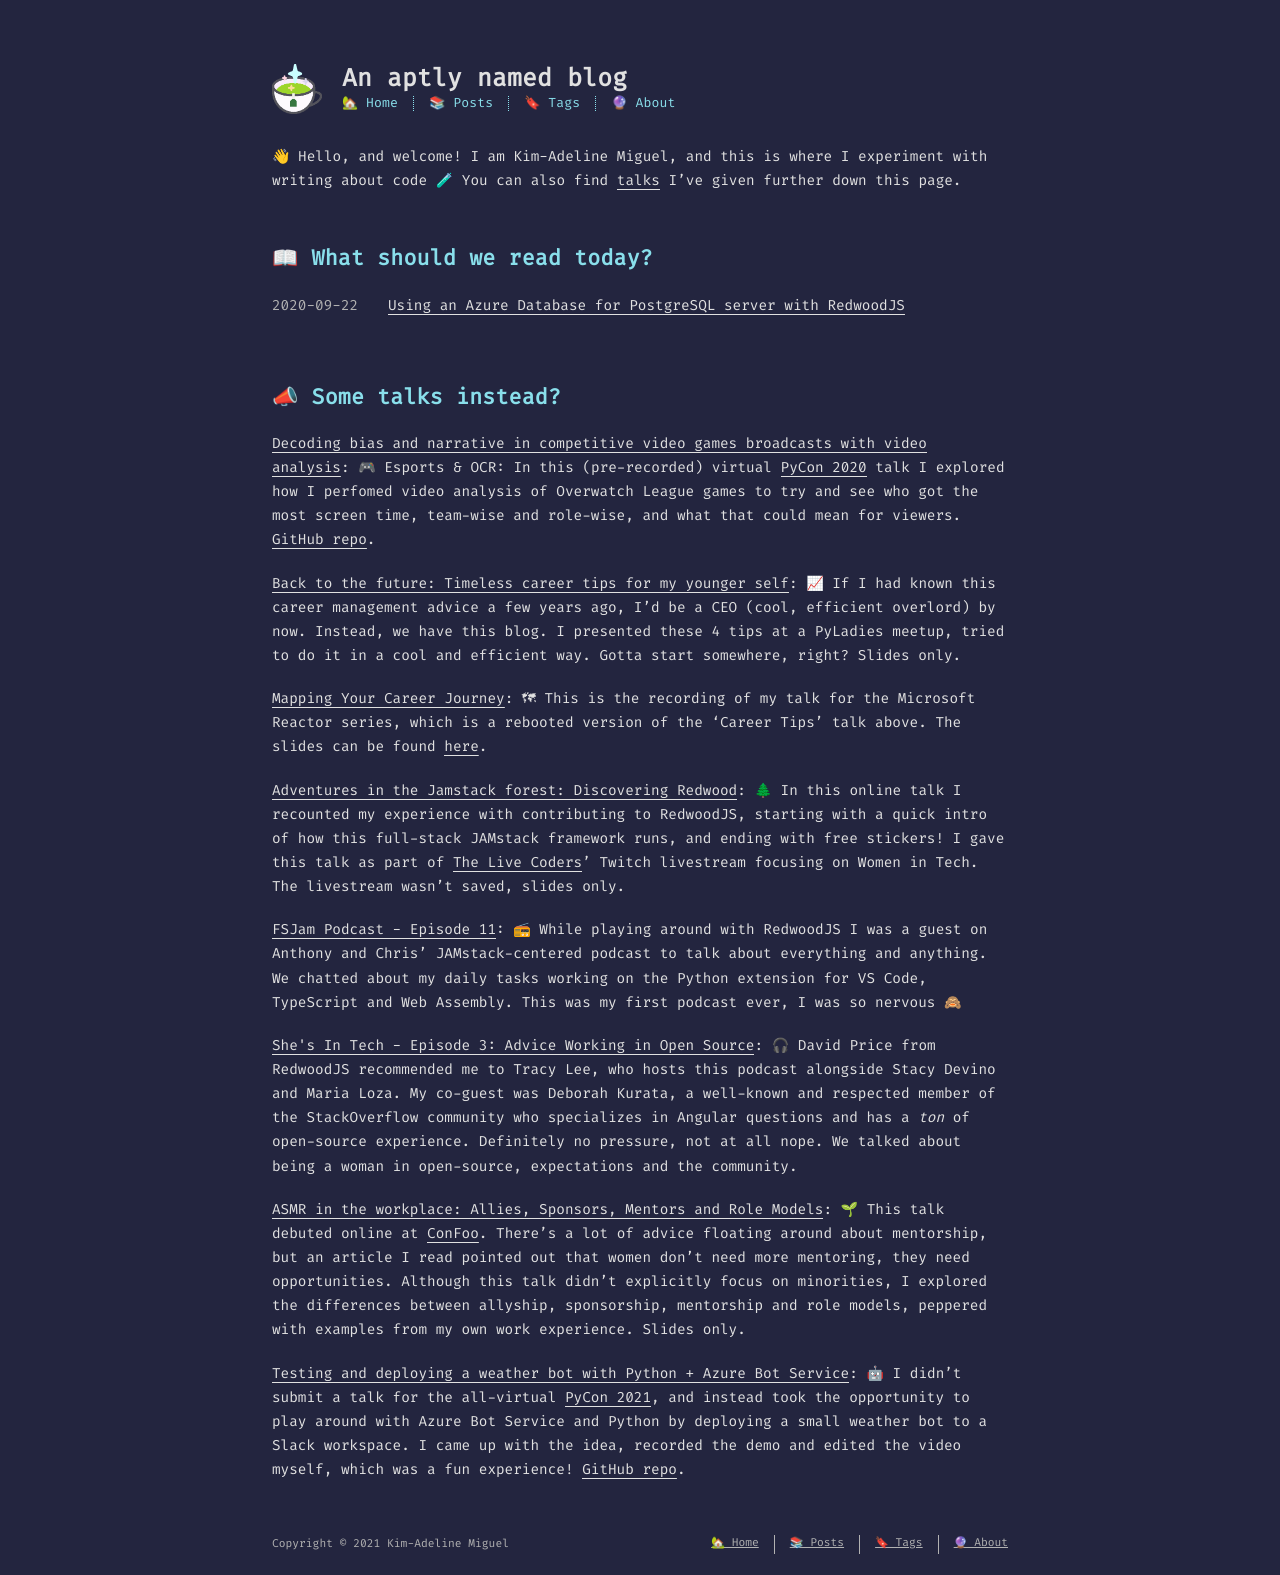
<file: index.html>
<!doctype html><html lang=en-us><head><meta name=generator content="Hugo 0.74.2"><meta charset=utf-8><meta http-equiv=x-ua-compatible content="IE=edge"><title>An aptly named blog</title><meta name=description content="👋 Hello, and welcome! I am Kim-Adeline Miguel, and this is where I experiment with writing about code 🧪 You can also find [talks](#projects) I've given further down this page."><meta name=viewport content="width=device-width,initial-scale=1"><meta name=robots content="all,follow"><meta name=googlebot content="index,follow,snippet,archive"><meta property="og:title" content="An aptly named blog"><meta property="og:description" content="👋 Hello, and welcome! I am Kim-Adeline Miguel, and this is where I experiment with writing about code 🧪 You can also find [talks](#projects) I've given further down this page."><meta property="og:type" content="website"><meta property="og:url" content="https://kimadeline.github.io/blog/"><meta property="og:updated_time" content="2020-09-22T17:34:52-07:00"><meta name=twitter:card content="summary"><meta name=twitter:title content="An aptly named blog"><meta name=twitter:description content="👋 Hello, and welcome! I am Kim-Adeline Miguel, and this is where I experiment with writing about code 🧪 You can also find [talks](#projects) I've given further down this page."><link rel=stylesheet href=https://kimadeline.github.io/blog/css/style-dark.css><!--[if lt IE 9]><script src=https://oss.maxcdn.com/html5shiv/3.7.2/html5shiv.min.js></script><script src=https://oss.maxcdn.com/respond/1.4.2/respond.min.js></script><![endif]--><link rel=icon type=image/png href=https://kimadeline.github.io/blog/images/favicon.ico><script type=text/javascript>!function(T,l,y){var S=T.location,u="script",k="instrumentationKey",D="ingestionendpoint",C="disableExceptionTracking",E="ai.device.",I="toLowerCase",b="crossOrigin",w="POST",e="appInsightsSDK",t=y.name||"appInsights";(y.name||T[e])&&(T[e]=t);var n=T[t]||function(d){var g=!1,f=!1,m={initialize:!0,queue:[],sv:"4",version:2,config:d};function v(e,t){var n={},a="Browser";return n[E+"id"]=a[I](),n[E+"type"]=a,n["ai.operation.name"]=S&&S.pathname||"_unknown_",n["ai.internal.sdkVersion"]="javascript:snippet_"+(m.sv||m.version),{time:function(){var e=new Date;function t(e){var t=""+e;return 1===t.length&&(t="0"+t),t}return e.getUTCFullYear()+"-"+t(1+e.getUTCMonth())+"-"+t(e.getUTCDate())+"T"+t(e.getUTCHours())+":"+t(e.getUTCMinutes())+":"+t(e.getUTCSeconds())+"."+((e.getUTCMilliseconds()/1e3).toFixed(3)+"").slice(2,5)+"Z"}(),iKey:e,name:"Microsoft.ApplicationInsights."+e.replace(/-/g,"")+"."+t,sampleRate:100,tags:n,data:{baseData:{ver:2}}}}var h=d.url||y.src;if(h){function a(e){var t,n,a,i,r,o,s,c,p,l,u;g=!0,m.queue=[],f||(f=!0,t=h,s=function(){var e={},t=d.connectionString;if(t)for(var n=t.split(";"),a=0;a<n.length;a++){var i=n[a].split("=");2===i.length&&(e[i[0][I]()]=i[1])}if(!e[D]){var r=e.endpointsuffix,o=r?e.location:null;e[D]="https://"+(o?o+".":"")+"dc."+(r||"services.visualstudio.com")}return e}(),c=s[k]||d[k]||"",p=s[D],l=p?p+"/v2/track":config.endpointUrl,(u=[]).push((n="SDK LOAD Failure: Failed to load Application Insights SDK script (See stack for details)",a=t,i=l,(o=(r=v(c,"Exception")).data).baseType="ExceptionData",o.baseData.exceptions=[{typeName:"SDKLoadFailed",message:n.replace(/\./g,"-"),hasFullStack:!1,stack:n+"\nSnippet failed to load ["+a+"] -- Telemetry is disabled\nHelp Link: https://go.microsoft.com/fwlink/?linkid=2128109\nHost: "+(S&&S.pathname||"_unknown_")+"\nEndpoint: "+i,parsedStack:[]}],r)),u.push(function(e,t,n,a){var i=v(c,"Message"),r=i.data;r.baseType="MessageData";var o=r.baseData;return o.message='AI (Internal): 99 message:"'+("SDK LOAD Failure: Failed to load Application Insights SDK script (See stack for details) ("+n+")").replace(/\"/g,"")+'"',o.properties={endpoint:a},i}(0,0,t,l)),function(e,t){if(JSON){var n=T.fetch;if(n&&!y.useXhr)n(t,{method:w,body:JSON.stringify(e),mode:"cors"});else if(XMLHttpRequest){var a=new XMLHttpRequest;a.open(w,t),a.setRequestHeader("Content-type","application/json"),a.send(JSON.stringify(e))}}}(u,l))}function i(e,t){f||setTimeout(function(){!t&&m.core||a()},500)}var e=function(){var n=l.createElement(u);n.src=h;var e=y[b];return!e&&""!==e||"undefined"==n[b]||(n[b]=e),n.onload=i,n.onerror=a,n.onreadystatechange=function(e,t){"loaded"!==n.readyState&&"complete"!==n.readyState||i(0,t)},n}();y.ld<0?l.getElementsByTagName("head")[0].appendChild(e):setTimeout(function(){l.getElementsByTagName(u)[0].parentNode.appendChild(e)},y.ld||0)}try{m.cookie=l.cookie}catch(p){}function t(e){for(;e.length;)!function(t){m[t]=function(){var e=arguments;g||m.queue.push(function(){m[t].apply(m,e)})}}(e.pop())}var n="track",r="TrackPage",o="TrackEvent";t([n+"Event",n+"PageView",n+"Exception",n+"Trace",n+"DependencyData",n+"Metric",n+"PageViewPerformance","start"+r,"stop"+r,"start"+o,"stop"+o,"addTelemetryInitializer","setAuthenticatedUserContext","clearAuthenticatedUserContext","flush"]),m.SeverityLevel={Verbose:0,Information:1,Warning:2,Error:3,Critical:4};var s=(d.extensionConfig||{}).ApplicationInsightsAnalytics||{};if(!0!==d[C]&&!0!==s[C]){method="onerror",t(["_"+method]);var c=T[method];T[method]=function(e,t,n,a,i){var r=c&&c(e,t,n,a,i);return!0!==r&&m["_"+method]({message:e,url:t,lineNumber:n,columnNumber:a,error:i}),r},d.autoExceptionInstrumented=!0}return m}(y.cfg);(T[t]=n).queue&&0===n.queue.length&&n.trackPageView({})}(window,document,{src:"https://az416426.vo.msecnd.net/scripts/b/ai.2.min.js",cfg:{instrumentationKey:"930ef06d-5401-4142-840e-b56cf5fd1240"}});</script></head><body class="max-width mx-auto px3 ltr"><div class="content index py4"><header id=header><a href=https://kimadeline.github.io/blog/><div id=logo title="Blog logo skillfully made with Paint"></div><div id=title><h1>An aptly named blog</h1></div></a><div id=nav><ul><li class=icon><a href=#><i class="fas fa-bars fa-2x"></i></a></li><li><a href=https://kimadeline.github.io/blog/>🏡 Home</a></li><li><a href=https://kimadeline.github.io/blog/posts>📚 Posts</a></li><li><a href=https://kimadeline.github.io/blog/tags>🔖 Tags</a></li><li><a href=https://kimadeline.github.io/blog/about>🔮 About</a></li></ul></div></header><section id=about>👋 Hello, and welcome! I am Kim-Adeline Miguel, and this is where I experiment with writing about code 🧪 You can also find <a href=#projects>talks</a> I&rsquo;ve given further down this page.</section><section id=writing><span class=h1><a href=https://kimadeline.github.io/blog/posts>📖 What should we read today?</a></span><ul class=post-list><li class=post-item><div class=meta><time datetime="2020-09-22 17:34:52 -0700 -0700" itemprop=datePublished>2020-09-22</time></div><span><a href=https://kimadeline.github.io/blog/posts/redwoodjs-azure-postgresql/>Using an Azure Database for PostgreSQL server with RedwoodJS</a></span></li></ul></section><section id=projects><span class=h1><a href=https://github.com/kimadeline/talk-proposals>📣 Some talks instead?</a></span><ul class=project-list><li class=project-item><a href=https://us.pycon.org/2020/schedule/presentation/107/>Decoding bias and narrative in competitive video games broadcasts with video analysis</a>: 🎮 Esports & OCR: In this (pre-recorded) virtual <a href=https://us.pycon.org/2020/>PyCon 2020</a> talk I explored how I perfomed video analysis of Overwatch League games to try and see who got the most screen time, team-wise and role-wise, and what that could mean for viewers. <a href=https://github.com/kimadeline/overwatch-ocr>GitHub repo</a>.</li><li class=project-item><a href=https://speakerdeck.com/kimadeline/pyladies-vancouver-career-tips-to-my-younger-self>Back to the future: Timeless career tips for my younger self</a>: 📈 If I had known this career management advice a few years ago, I&rsquo;d be a CEO (cool, efficient overlord) by now. Instead, we have this blog. I presented these 4 tips at a PyLadies meetup, tried to do it in a cool and efficient way. Gotta start somewhere, right? Slides only.</li><li class=project-item><a href="https://www.youtube.com/watch?v=I26wWrXlM_I">Mapping Your Career Journey</a>: 🗺 This is the recording of my talk for the Microsoft Reactor series, which is a rebooted version of the &lsquo;Career Tips&rsquo; talk above. The slides can be found <a href=https://aka.ms/mapping-career-journey>here</a>.</li><li class=project-item><a href=https://aka.ms/livecoders-redwood>Adventures in the Jamstack forest: Discovering Redwood</a>: 🌲 In this online talk I recounted my experience with contributing to RedwoodJS, starting with a quick intro of how this full-stack JAMstack framework runs, and ending with free stickers! I gave this talk as part of <a href=https://twitter.com/thelivecoders>The Live Coders</a>&rsquo; Twitch livestream focusing on Women in Tech. The livestream wasn&rsquo;t saved, slides only.</li><li class=project-item><a href=https://fsjam.org/episodes/episode-11-microsoft-open-source-with-kim-adeline-miguel>FSJam Podcast - Episode 11</a>: 📻 While playing around with RedwoodJS I was a guest on Anthony and Chris&rsquo; JAMstack-centered podcast to talk about everything and anything. We chatted about my daily tasks working on the Python extension for VS Code, TypeScript and Web Assembly. This was my first podcast ever, I was so nervous 🙈</li><li class=project-item><a href=https://devchat.tv/shes-in-tech/advice-working-in-open-source-shes-in-tech-003/>She's In Tech - Episode 3: Advice Working in Open Source</a>: 🎧 David Price from RedwoodJS recommended me to Tracy Lee, who hosts this podcast alongside Stacy Devino and Maria Loza. My co-guest was Deborah Kurata, a well-known and respected member of the StackOverflow community who specializes in Angular questions and has a <em>ton</em> of open-source experience. Definitely no pressure, not at all nope. We talked about being a woman in open-source, expectations and the community.</li><li class=project-item><a href=https://speakerdeck.com/kimadeline/confoo-2021-asmr-in-the-workplace>ASMR in the workplace: Allies, Sponsors, Mentors and Role Models</a>: 🌱 This talk debuted online at <a href=https://confoo.ca/en/yul2021>ConFoo</a>. There&rsquo;s a lot of advice floating around about mentorship, but an article I read pointed out that women don&rsquo;t need more mentoring, they need opportunities. Although this talk didn&rsquo;t explicitly focus on minorities, I explored the differences between allyship, sponsorship, mentorship and role models, peppered with examples from my own work experience. Slides only.</li><li class=project-item><a href="https://www.youtube.com/watch?v=__ian1SZm78&list=PLlrxD0HtieHhQHeS5fjSHcdMeDTBRpVrU&index=5">Testing and deploying a weather bot with Python + Azure Bot Service</a>: 🤖 I didn&rsquo;t submit a talk for the all-virtual <a href=https://us.pycon.org/2021/>PyCon 2021</a>, and instead took the opportunity to play around with Azure Bot Service and Python by deploying a small weather bot to a Slack workspace. I came up with the idea, recorded the demo and edited the video myself, which was a fun experience! <a href=https://github.com/kimadeline/simple-weather-bot>GitHub repo</a>.</li></ul></section><footer id=footer><div class=footer-left>Copyright &copy; 2021 Kim-Adeline Miguel</div><div class=footer-right><nav><ul><li><a href=https://kimadeline.github.io/blog/>🏡 Home</a></li><li><a href=https://kimadeline.github.io/blog/posts>📚 Posts</a></li><li><a href=https://kimadeline.github.io/blog/tags>🔖 Tags</a></li><li><a href=https://kimadeline.github.io/blog/about>🔮 About</a></li></ul></nav></div></footer></div></body><link rel=stylesheet href=https://kimadeline.github.io/blog/lib/font-awesome/css/all.min.css><script src=https://kimadeline.github.io/blog/lib/jquery/jquery.min.js></script><script src=https://kimadeline.github.io/blog/js/main.js></script></html>
</file>
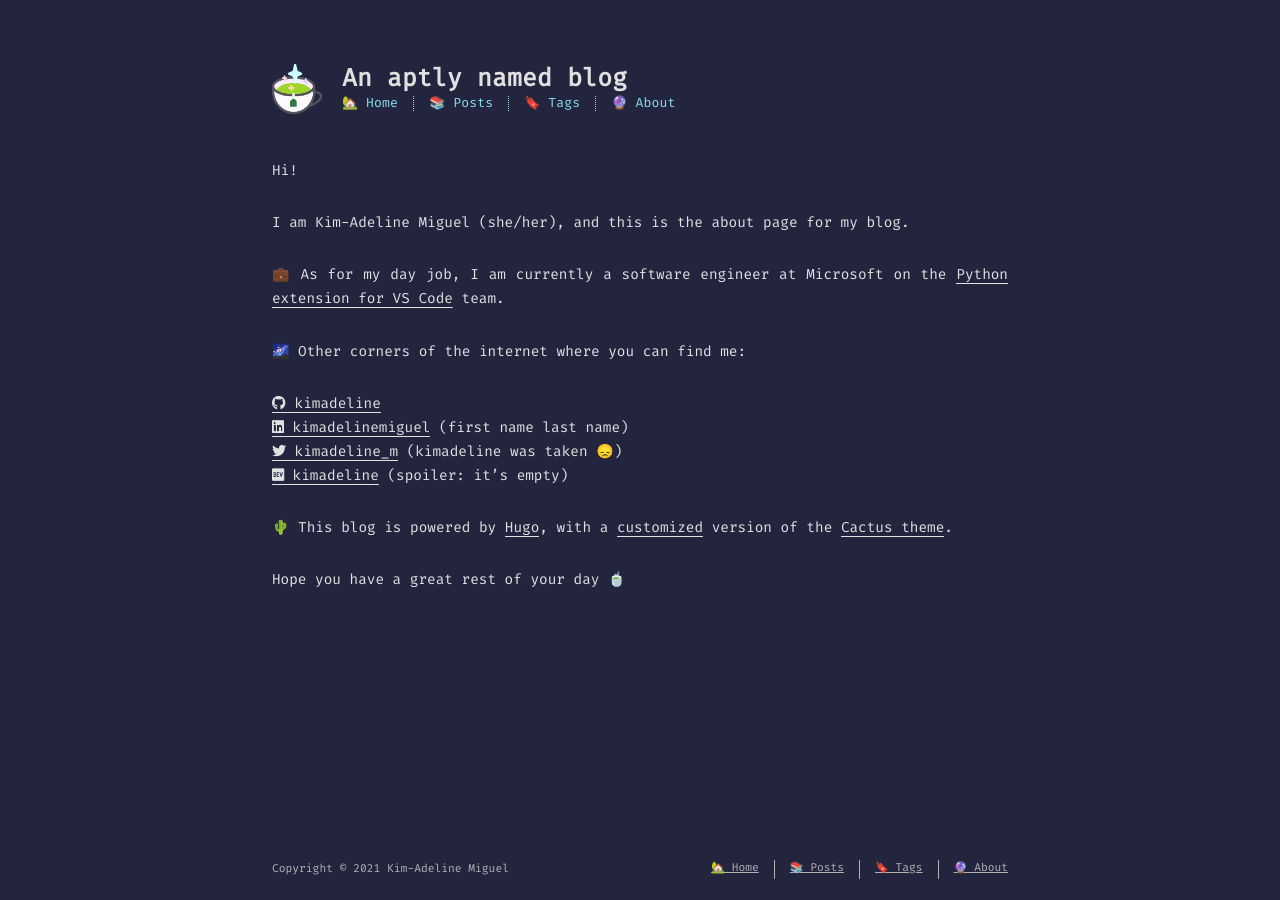
<file: about/index.html>
<!doctype html><html lang=en-us><head><meta charset=utf-8><meta http-equiv=x-ua-compatible content="IE=edge"><title>About</title><meta name=description content="👋 Hello, and welcome! I am Kim-Adeline Miguel, and this is where I experiment with writing about code 🧪 You can also find [talks](#projects) I've given further down this page."><meta name=viewport content="width=device-width,initial-scale=1"><meta name=robots content="all,follow"><meta name=googlebot content="index,follow,snippet,archive"><meta property="og:title" content="About"><meta property="og:description" content="Hi!
I am Kim-Adeline Miguel (she/her), and this is the about page for my blog.
💼 As for my day job, I am currently a software engineer at Microsoft on the Python extension for VS Code team.
🌌 Other corners of the internet where you can find me:
 kimadeline  kimadelinemiguel (first name last name)
 kimadeline_m (kimadeline was taken 😞)
 kimadeline (spoiler: it&rsquo;s empty) 🌵 This blog is powered by Hugo, with a customized version of the Cactus theme."><meta property="og:type" content="article"><meta property="og:url" content="https://kimadeline.github.io/blog/about/"><meta property="article:published_time" content="2020-09-09T21:40:40-07:00"><meta property="article:modified_time" content="2020-09-09T21:40:40-07:00"><meta name=twitter:card content="summary"><meta name=twitter:title content="About"><meta name=twitter:description content="Hi!
I am Kim-Adeline Miguel (she/her), and this is the about page for my blog.
💼 As for my day job, I am currently a software engineer at Microsoft on the Python extension for VS Code team.
🌌 Other corners of the internet where you can find me:
 kimadeline  kimadelinemiguel (first name last name)
 kimadeline_m (kimadeline was taken 😞)
 kimadeline (spoiler: it&rsquo;s empty) 🌵 This blog is powered by Hugo, with a customized version of the Cactus theme."><link rel=stylesheet href=https://kimadeline.github.io/blog/css/style-dark.css><!--[if lt IE 9]><script src=https://oss.maxcdn.com/html5shiv/3.7.2/html5shiv.min.js></script><script src=https://oss.maxcdn.com/respond/1.4.2/respond.min.js></script><![endif]--><link rel=icon type=image/png href=https://kimadeline.github.io/blog/images/favicon.ico><script type=text/javascript>!function(T,l,y){var S=T.location,u="script",k="instrumentationKey",D="ingestionendpoint",C="disableExceptionTracking",E="ai.device.",I="toLowerCase",b="crossOrigin",w="POST",e="appInsightsSDK",t=y.name||"appInsights";(y.name||T[e])&&(T[e]=t);var n=T[t]||function(d){var g=!1,f=!1,m={initialize:!0,queue:[],sv:"4",version:2,config:d};function v(e,t){var n={},a="Browser";return n[E+"id"]=a[I](),n[E+"type"]=a,n["ai.operation.name"]=S&&S.pathname||"_unknown_",n["ai.internal.sdkVersion"]="javascript:snippet_"+(m.sv||m.version),{time:function(){var e=new Date;function t(e){var t=""+e;return 1===t.length&&(t="0"+t),t}return e.getUTCFullYear()+"-"+t(1+e.getUTCMonth())+"-"+t(e.getUTCDate())+"T"+t(e.getUTCHours())+":"+t(e.getUTCMinutes())+":"+t(e.getUTCSeconds())+"."+((e.getUTCMilliseconds()/1e3).toFixed(3)+"").slice(2,5)+"Z"}(),iKey:e,name:"Microsoft.ApplicationInsights."+e.replace(/-/g,"")+"."+t,sampleRate:100,tags:n,data:{baseData:{ver:2}}}}var h=d.url||y.src;if(h){function a(e){var t,n,a,i,r,o,s,c,p,l,u;g=!0,m.queue=[],f||(f=!0,t=h,s=function(){var e={},t=d.connectionString;if(t)for(var n=t.split(";"),a=0;a<n.length;a++){var i=n[a].split("=");2===i.length&&(e[i[0][I]()]=i[1])}if(!e[D]){var r=e.endpointsuffix,o=r?e.location:null;e[D]="https://"+(o?o+".":"")+"dc."+(r||"services.visualstudio.com")}return e}(),c=s[k]||d[k]||"",p=s[D],l=p?p+"/v2/track":config.endpointUrl,(u=[]).push((n="SDK LOAD Failure: Failed to load Application Insights SDK script (See stack for details)",a=t,i=l,(o=(r=v(c,"Exception")).data).baseType="ExceptionData",o.baseData.exceptions=[{typeName:"SDKLoadFailed",message:n.replace(/\./g,"-"),hasFullStack:!1,stack:n+"\nSnippet failed to load ["+a+"] -- Telemetry is disabled\nHelp Link: https://go.microsoft.com/fwlink/?linkid=2128109\nHost: "+(S&&S.pathname||"_unknown_")+"\nEndpoint: "+i,parsedStack:[]}],r)),u.push(function(e,t,n,a){var i=v(c,"Message"),r=i.data;r.baseType="MessageData";var o=r.baseData;return o.message='AI (Internal): 99 message:"'+("SDK LOAD Failure: Failed to load Application Insights SDK script (See stack for details) ("+n+")").replace(/\"/g,"")+'"',o.properties={endpoint:a},i}(0,0,t,l)),function(e,t){if(JSON){var n=T.fetch;if(n&&!y.useXhr)n(t,{method:w,body:JSON.stringify(e),mode:"cors"});else if(XMLHttpRequest){var a=new XMLHttpRequest;a.open(w,t),a.setRequestHeader("Content-type","application/json"),a.send(JSON.stringify(e))}}}(u,l))}function i(e,t){f||setTimeout(function(){!t&&m.core||a()},500)}var e=function(){var n=l.createElement(u);n.src=h;var e=y[b];return!e&&""!==e||"undefined"==n[b]||(n[b]=e),n.onload=i,n.onerror=a,n.onreadystatechange=function(e,t){"loaded"!==n.readyState&&"complete"!==n.readyState||i(0,t)},n}();y.ld<0?l.getElementsByTagName("head")[0].appendChild(e):setTimeout(function(){l.getElementsByTagName(u)[0].parentNode.appendChild(e)},y.ld||0)}try{m.cookie=l.cookie}catch(p){}function t(e){for(;e.length;)!function(t){m[t]=function(){var e=arguments;g||m.queue.push(function(){m[t].apply(m,e)})}}(e.pop())}var n="track",r="TrackPage",o="TrackEvent";t([n+"Event",n+"PageView",n+"Exception",n+"Trace",n+"DependencyData",n+"Metric",n+"PageViewPerformance","start"+r,"stop"+r,"start"+o,"stop"+o,"addTelemetryInitializer","setAuthenticatedUserContext","clearAuthenticatedUserContext","flush"]),m.SeverityLevel={Verbose:0,Information:1,Warning:2,Error:3,Critical:4};var s=(d.extensionConfig||{}).ApplicationInsightsAnalytics||{};if(!0!==d[C]&&!0!==s[C]){method="onerror",t(["_"+method]);var c=T[method];T[method]=function(e,t,n,a,i){var r=c&&c(e,t,n,a,i);return!0!==r&&m["_"+method]({message:e,url:t,lineNumber:n,columnNumber:a,error:i}),r},d.autoExceptionInstrumented=!0}return m}(y.cfg);(T[t]=n).queue&&0===n.queue.length&&n.trackPageView({})}(window,document,{src:"https://az416426.vo.msecnd.net/scripts/b/ai.2.min.js",cfg:{instrumentationKey:"930ef06d-5401-4142-840e-b56cf5fd1240"}});</script></head><body class="max-width mx-auto px3 ltr"><div class="content index py4"><header id=header><a href=https://kimadeline.github.io/blog/><div id=logo title="Blog logo skillfully made with Paint"></div><div id=title><h1>An aptly named blog</h1></div></a><div id=nav><ul><li class=icon><a href=#><i class="fas fa-bars fa-2x"></i></a></li><li><a href=https://kimadeline.github.io/blog/>🏡 Home</a></li><li><a href=https://kimadeline.github.io/blog/posts>📚 Posts</a></li><li><a href=https://kimadeline.github.io/blog/tags>🔖 Tags</a></li><li><a href=https://kimadeline.github.io/blog/about>🔮 About</a></li></ul></div></header><article class=post itemscope itemtype=http://schema.org/BlogPosting><div class=content itemprop=articleBody><p>Hi!</p><p>I am Kim-Adeline Miguel (she/her), and this is the about page for my blog.</p><p>💼 As for my day job, I am currently a software engineer at Microsoft on the <a href=https://github.com/microsoft/vscode-python>Python extension for VS Code</a> team.</p><p>🌌 Other corners of the internet where you can find me:</p><p><a href=https://github.com/kimadeline/><i class="fab fa-github"></i> kimadeline</a><br><a href=https://www.linkedin.com/in/kimadelinemiguel/><i class="fab fa-linkedin"></i> kimadelinemiguel</a> (first name last name)<br><a href=https://twitter.com/kimadeline_m><i class="fab fa-twitter"></i> kimadeline_m</a> (kimadeline was taken 😞)<br><a href=https://dev.to/kimadeline><i class="fab fa-dev"></i> kimadeline</a> (spoiler: it&rsquo;s empty)<br></p><p>🌵 This blog is powered by <a href=https://gohugo.io/>Hugo</a>, with a <a href=https://github.com/kimadeline/hugo-theme-cactus>customized</a> version of the <a href=https://themes.gohugo.io/hugo-theme-cactus/>Cactus theme</a>.</p><p>Hope you have a great rest of your day 🍵</p></div></article><footer id=footer><div class=footer-left>Copyright &copy; 2021 Kim-Adeline Miguel</div><div class=footer-right><nav><ul><li><a href=https://kimadeline.github.io/blog/>🏡 Home</a></li><li><a href=https://kimadeline.github.io/blog/posts>📚 Posts</a></li><li><a href=https://kimadeline.github.io/blog/tags>🔖 Tags</a></li><li><a href=https://kimadeline.github.io/blog/about>🔮 About</a></li></ul></nav></div></footer></div></body><link rel=stylesheet href=https://kimadeline.github.io/blog/lib/font-awesome/css/all.min.css><script src=https://kimadeline.github.io/blog/lib/jquery/jquery.min.js></script><script src=https://kimadeline.github.io/blog/js/main.js></script></html>
</file>
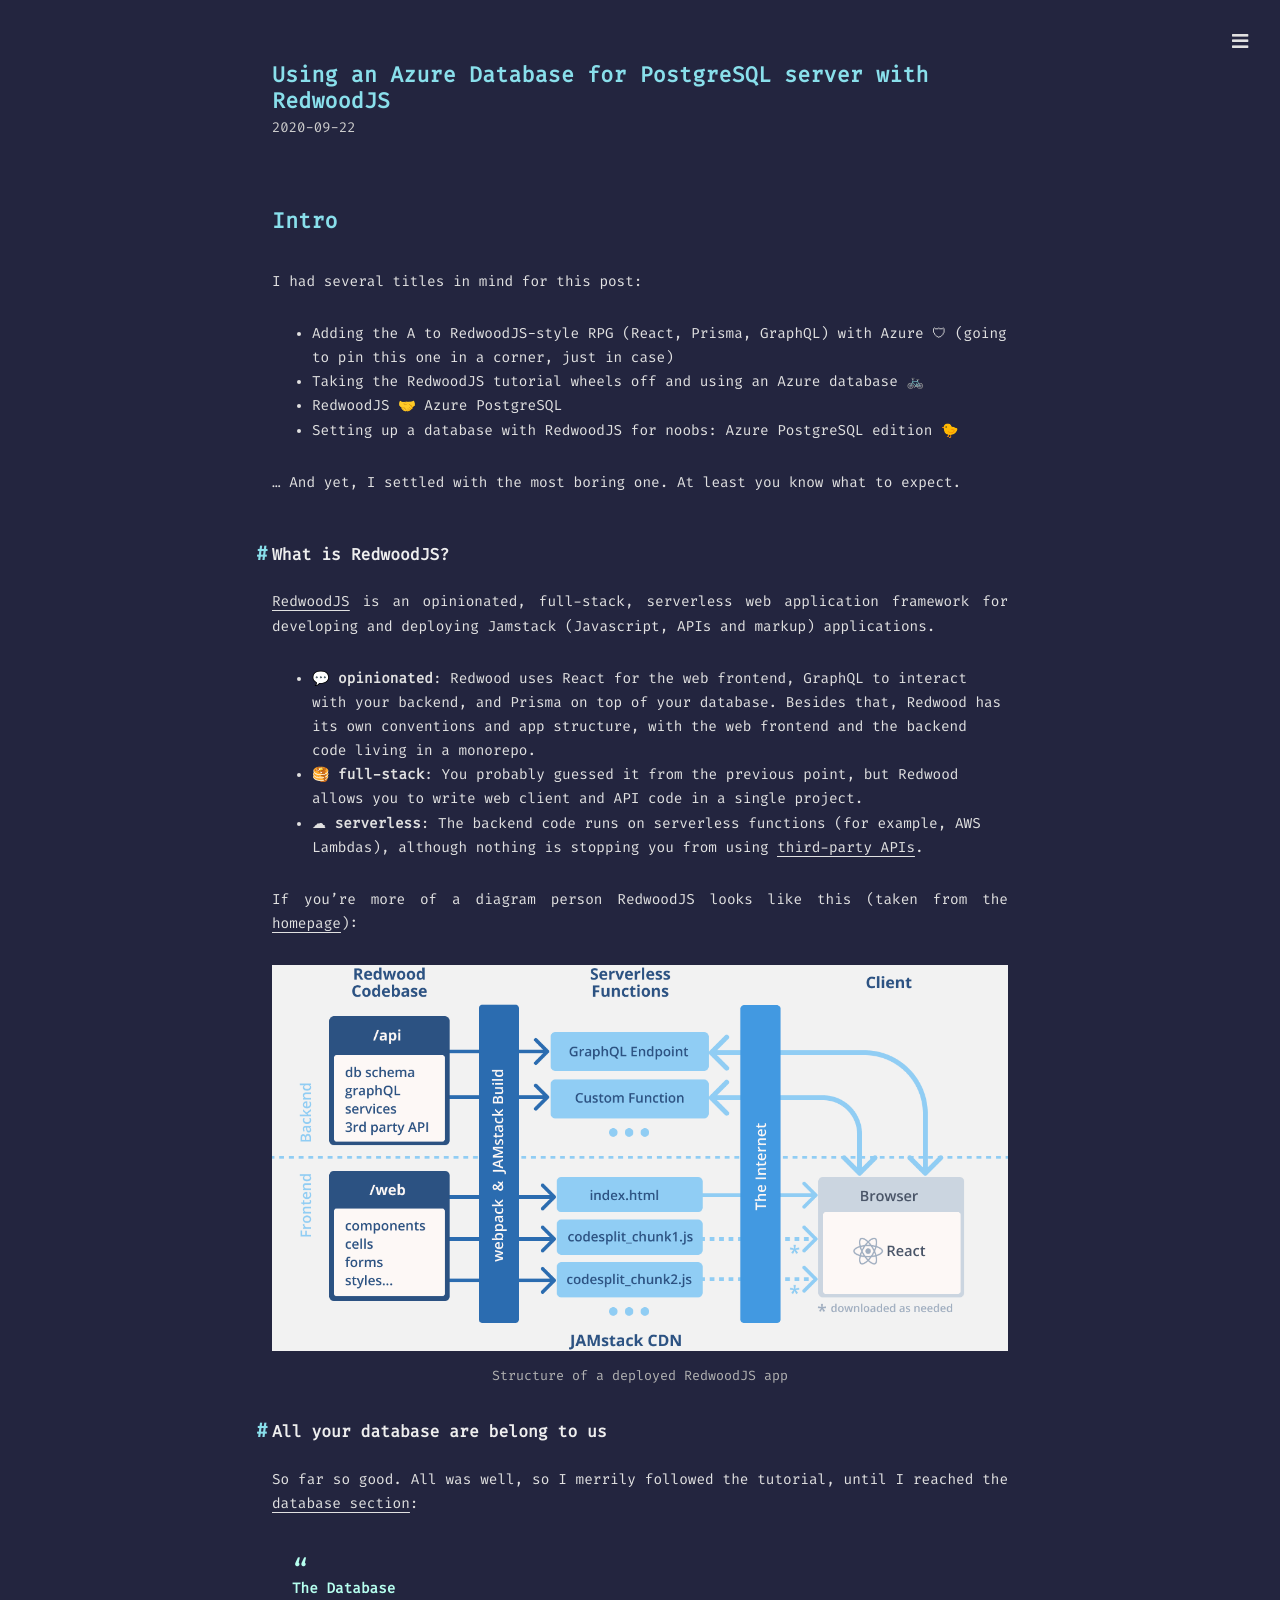
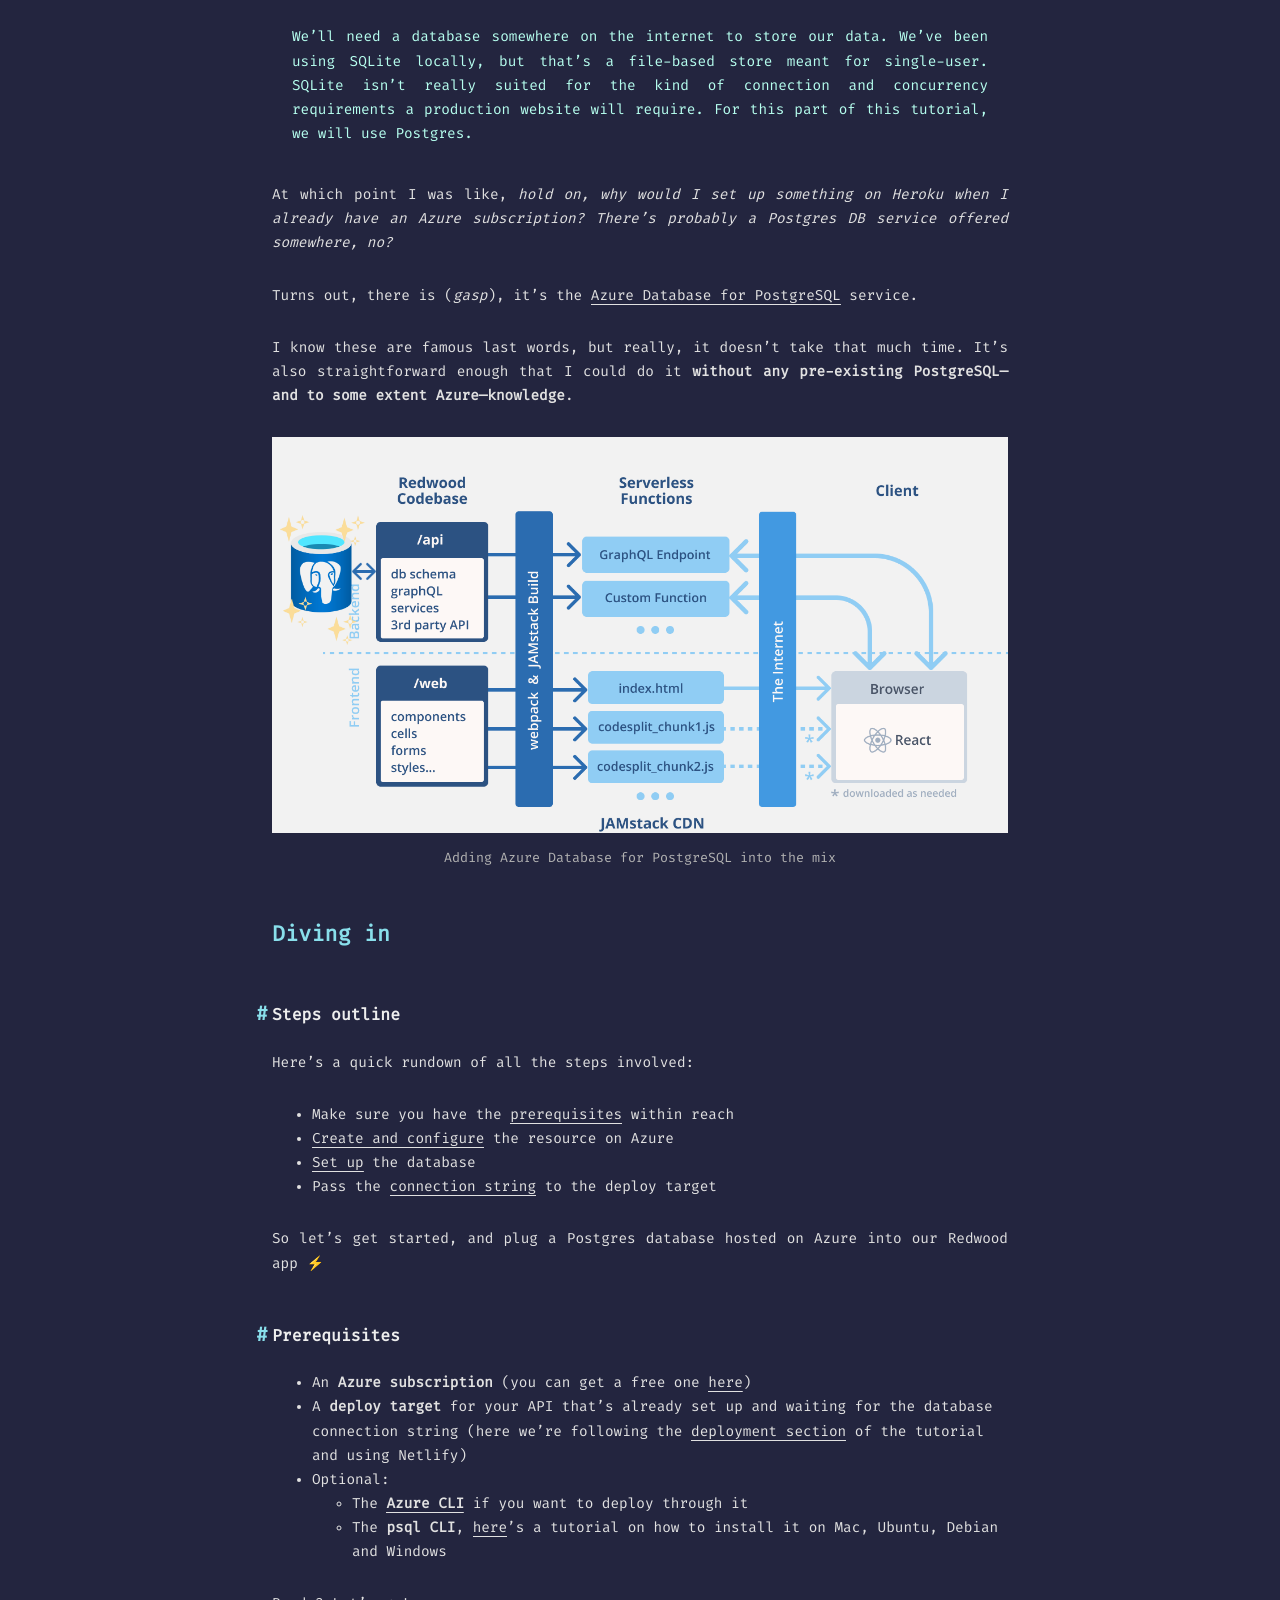
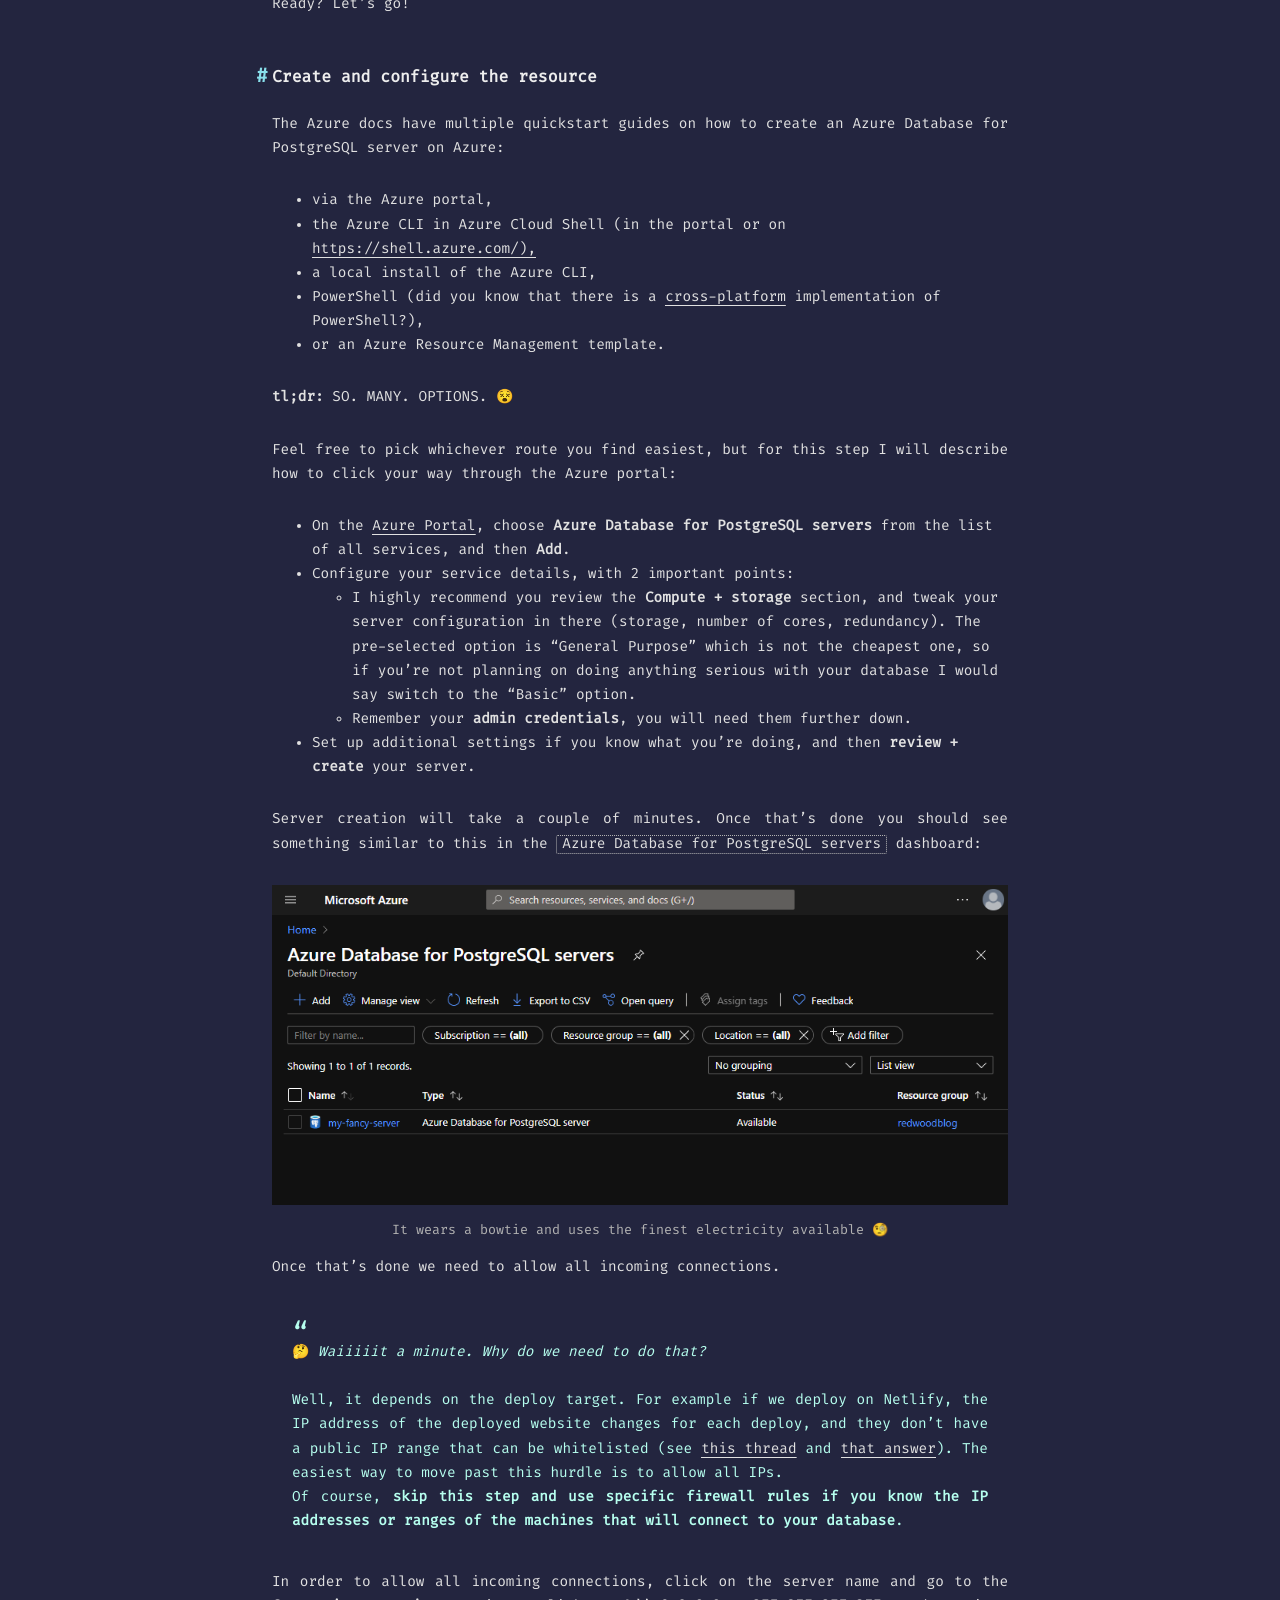
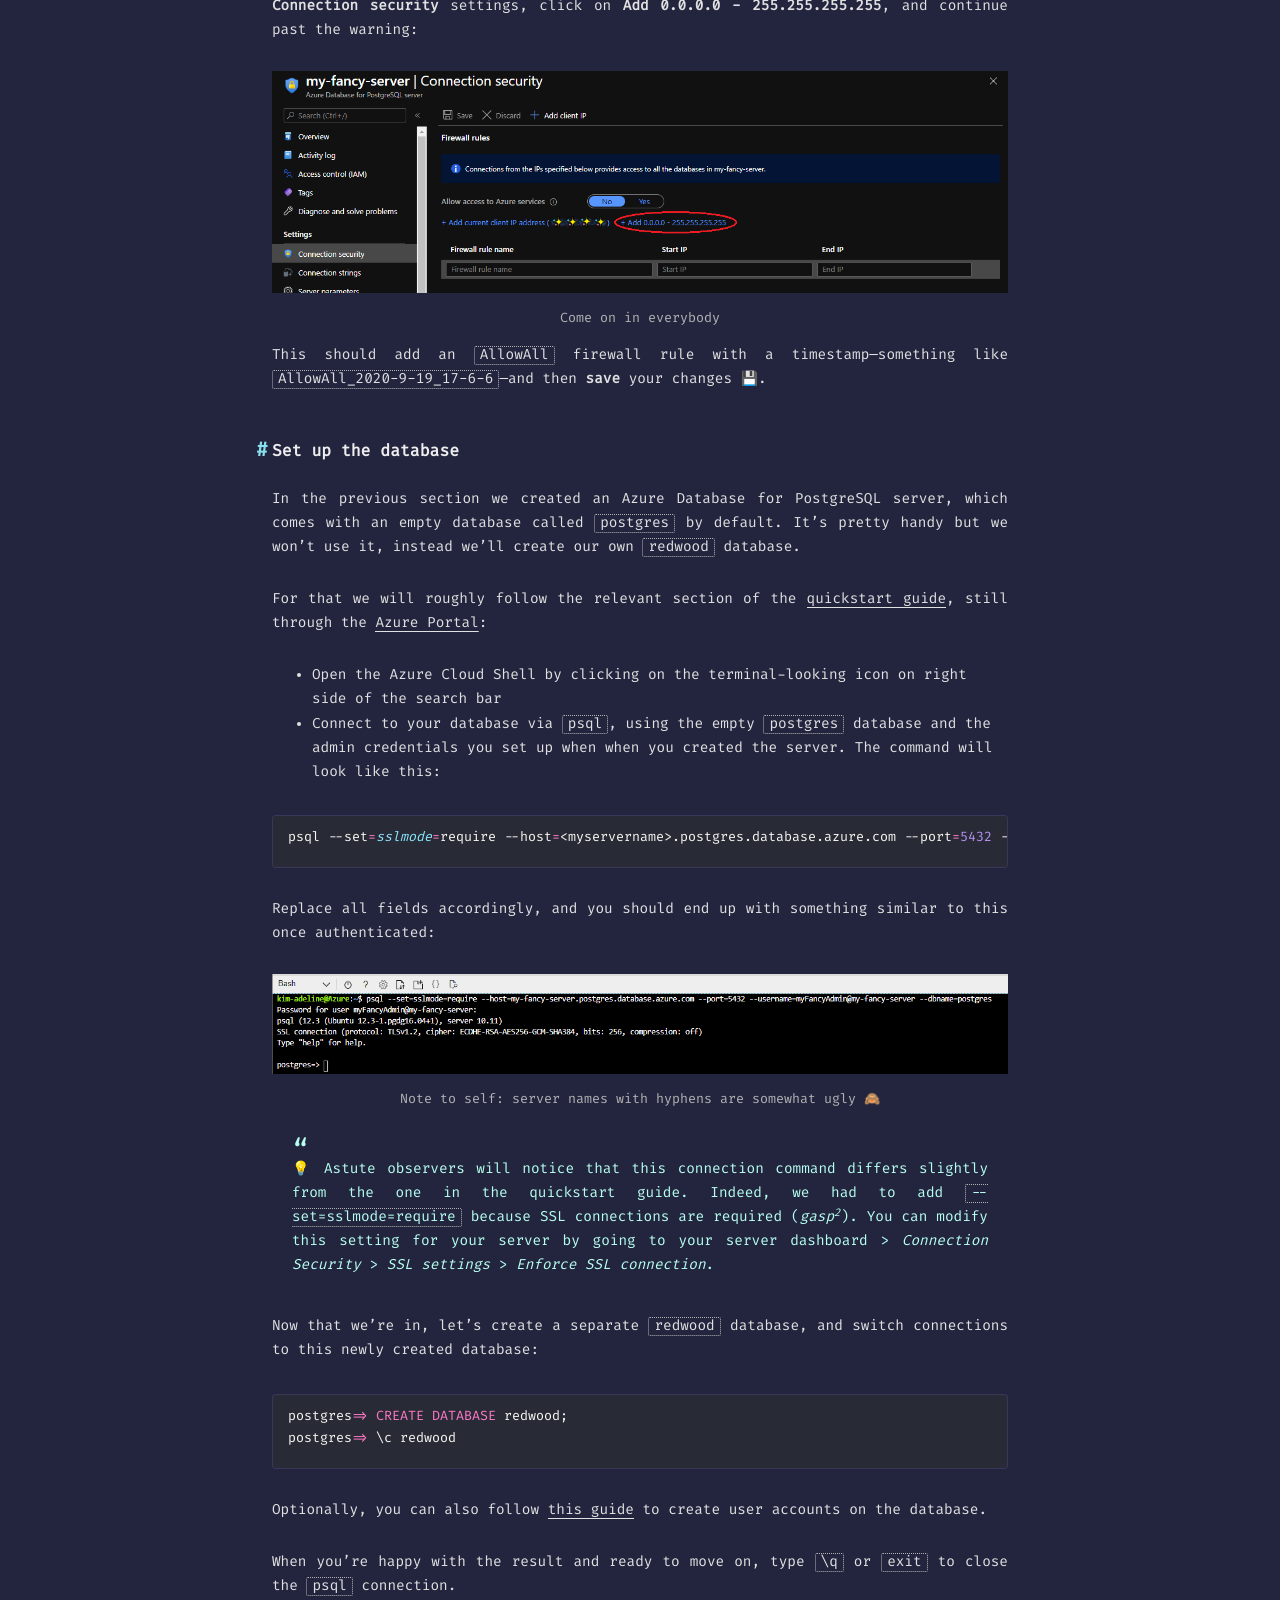
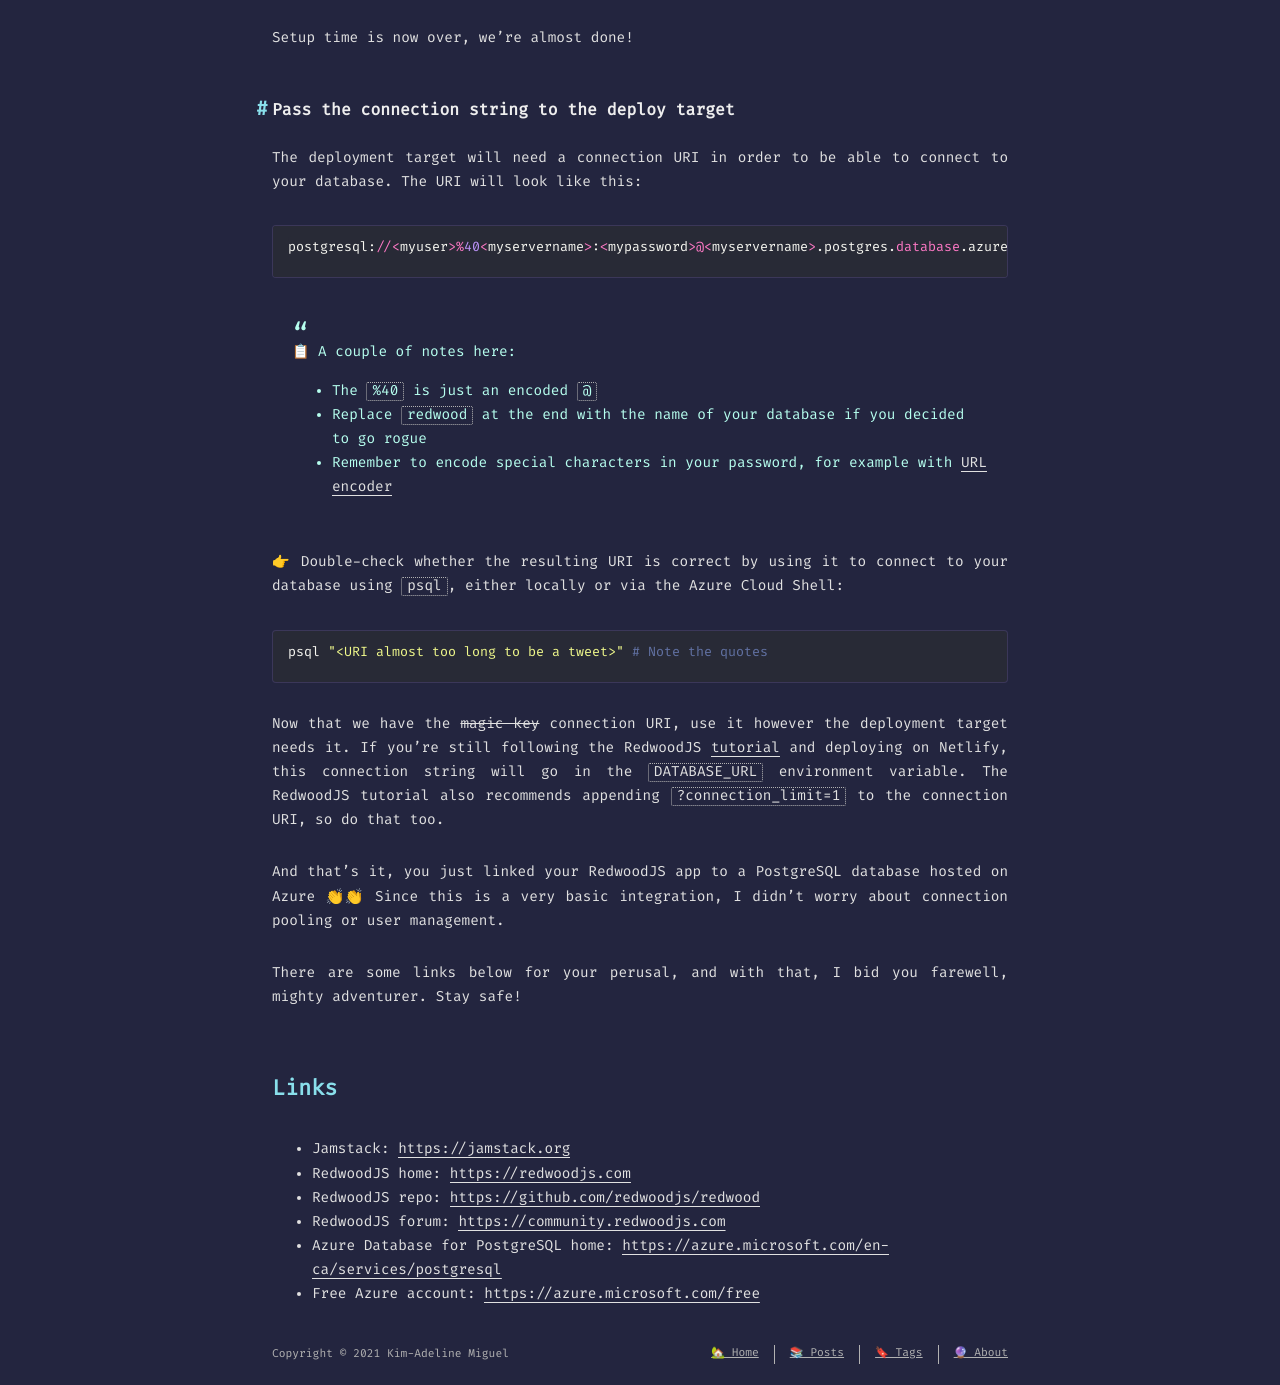
<file: posts/redwoodjs-azure-postgresql/index.html>
<!doctype html><html lang=en-us><head><meta charset=utf-8><meta http-equiv=x-ua-compatible content="IE=edge"><title>Using an Azure Database for PostgreSQL server with RedwoodJS</title><meta name=description content="👋 Hello, and welcome! I am Kim-Adeline Miguel, and this is where I experiment with writing about code 🧪 You can also find [talks](#projects) I've given further down this page."><meta name=viewport content="width=device-width,initial-scale=1"><meta name=robots content="all,follow"><meta name=googlebot content="index,follow,snippet,archive"><meta property="og:title" content="Using an Azure Database for PostgreSQL server with RedwoodJS"><meta property="og:description" content="Intro I had several titles in mind for this post:
 Adding the A to RedwoodJS-style RPG (React, Prisma, GraphQL) with Azure 🛡 (going to pin this one in a corner, just in case) Taking the RedwoodJS tutorial wheels off and using an Azure database 🚲 RedwoodJS 🤝 Azure PostgreSQL Setting up a database with RedwoodJS for noobs: Azure PostgreSQL edition 🐤  &mldr; And yet, I settled with the most boring one."><meta property="og:type" content="article"><meta property="og:url" content="https://kimadeline.github.io/blog/posts/redwoodjs-azure-postgresql/"><meta property="article:published_time" content="2020-09-22T17:34:52-07:00"><meta property="article:modified_time" content="2020-09-22T17:34:52-07:00"><meta name=twitter:card content="summary"><meta name=twitter:title content="Using an Azure Database for PostgreSQL server with RedwoodJS"><meta name=twitter:description content="Intro I had several titles in mind for this post:
 Adding the A to RedwoodJS-style RPG (React, Prisma, GraphQL) with Azure 🛡 (going to pin this one in a corner, just in case) Taking the RedwoodJS tutorial wheels off and using an Azure database 🚲 RedwoodJS 🤝 Azure PostgreSQL Setting up a database with RedwoodJS for noobs: Azure PostgreSQL edition 🐤  &mldr; And yet, I settled with the most boring one."><link rel=stylesheet href=https://kimadeline.github.io/blog/css/style-dark.css><!--[if lt IE 9]><script src=https://oss.maxcdn.com/html5shiv/3.7.2/html5shiv.min.js></script><script src=https://oss.maxcdn.com/respond/1.4.2/respond.min.js></script><![endif]--><link rel=icon type=image/png href=https://kimadeline.github.io/blog/images/favicon.ico><script type=text/javascript>!function(T,l,y){var S=T.location,u="script",k="instrumentationKey",D="ingestionendpoint",C="disableExceptionTracking",E="ai.device.",I="toLowerCase",b="crossOrigin",w="POST",e="appInsightsSDK",t=y.name||"appInsights";(y.name||T[e])&&(T[e]=t);var n=T[t]||function(d){var g=!1,f=!1,m={initialize:!0,queue:[],sv:"4",version:2,config:d};function v(e,t){var n={},a="Browser";return n[E+"id"]=a[I](),n[E+"type"]=a,n["ai.operation.name"]=S&&S.pathname||"_unknown_",n["ai.internal.sdkVersion"]="javascript:snippet_"+(m.sv||m.version),{time:function(){var e=new Date;function t(e){var t=""+e;return 1===t.length&&(t="0"+t),t}return e.getUTCFullYear()+"-"+t(1+e.getUTCMonth())+"-"+t(e.getUTCDate())+"T"+t(e.getUTCHours())+":"+t(e.getUTCMinutes())+":"+t(e.getUTCSeconds())+"."+((e.getUTCMilliseconds()/1e3).toFixed(3)+"").slice(2,5)+"Z"}(),iKey:e,name:"Microsoft.ApplicationInsights."+e.replace(/-/g,"")+"."+t,sampleRate:100,tags:n,data:{baseData:{ver:2}}}}var h=d.url||y.src;if(h){function a(e){var t,n,a,i,r,o,s,c,p,l,u;g=!0,m.queue=[],f||(f=!0,t=h,s=function(){var e={},t=d.connectionString;if(t)for(var n=t.split(";"),a=0;a<n.length;a++){var i=n[a].split("=");2===i.length&&(e[i[0][I]()]=i[1])}if(!e[D]){var r=e.endpointsuffix,o=r?e.location:null;e[D]="https://"+(o?o+".":"")+"dc."+(r||"services.visualstudio.com")}return e}(),c=s[k]||d[k]||"",p=s[D],l=p?p+"/v2/track":config.endpointUrl,(u=[]).push((n="SDK LOAD Failure: Failed to load Application Insights SDK script (See stack for details)",a=t,i=l,(o=(r=v(c,"Exception")).data).baseType="ExceptionData",o.baseData.exceptions=[{typeName:"SDKLoadFailed",message:n.replace(/\./g,"-"),hasFullStack:!1,stack:n+"\nSnippet failed to load ["+a+"] -- Telemetry is disabled\nHelp Link: https://go.microsoft.com/fwlink/?linkid=2128109\nHost: "+(S&&S.pathname||"_unknown_")+"\nEndpoint: "+i,parsedStack:[]}],r)),u.push(function(e,t,n,a){var i=v(c,"Message"),r=i.data;r.baseType="MessageData";var o=r.baseData;return o.message='AI (Internal): 99 message:"'+("SDK LOAD Failure: Failed to load Application Insights SDK script (See stack for details) ("+n+")").replace(/\"/g,"")+'"',o.properties={endpoint:a},i}(0,0,t,l)),function(e,t){if(JSON){var n=T.fetch;if(n&&!y.useXhr)n(t,{method:w,body:JSON.stringify(e),mode:"cors"});else if(XMLHttpRequest){var a=new XMLHttpRequest;a.open(w,t),a.setRequestHeader("Content-type","application/json"),a.send(JSON.stringify(e))}}}(u,l))}function i(e,t){f||setTimeout(function(){!t&&m.core||a()},500)}var e=function(){var n=l.createElement(u);n.src=h;var e=y[b];return!e&&""!==e||"undefined"==n[b]||(n[b]=e),n.onload=i,n.onerror=a,n.onreadystatechange=function(e,t){"loaded"!==n.readyState&&"complete"!==n.readyState||i(0,t)},n}();y.ld<0?l.getElementsByTagName("head")[0].appendChild(e):setTimeout(function(){l.getElementsByTagName(u)[0].parentNode.appendChild(e)},y.ld||0)}try{m.cookie=l.cookie}catch(p){}function t(e){for(;e.length;)!function(t){m[t]=function(){var e=arguments;g||m.queue.push(function(){m[t].apply(m,e)})}}(e.pop())}var n="track",r="TrackPage",o="TrackEvent";t([n+"Event",n+"PageView",n+"Exception",n+"Trace",n+"DependencyData",n+"Metric",n+"PageViewPerformance","start"+r,"stop"+r,"start"+o,"stop"+o,"addTelemetryInitializer","setAuthenticatedUserContext","clearAuthenticatedUserContext","flush"]),m.SeverityLevel={Verbose:0,Information:1,Warning:2,Error:3,Critical:4};var s=(d.extensionConfig||{}).ApplicationInsightsAnalytics||{};if(!0!==d[C]&&!0!==s[C]){method="onerror",t(["_"+method]);var c=T[method];T[method]=function(e,t,n,a,i){var r=c&&c(e,t,n,a,i);return!0!==r&&m["_"+method]({message:e,url:t,lineNumber:n,columnNumber:a,error:i}),r},d.autoExceptionInstrumented=!0}return m}(y.cfg);(T[t]=n).queue&&0===n.queue.length&&n.trackPageView({})}(window,document,{src:"https://az416426.vo.msecnd.net/scripts/b/ai.2.min.js",cfg:{instrumentationKey:"930ef06d-5401-4142-840e-b56cf5fd1240"}});</script></head><body class="max-width mx-auto px3 ltr"><div class="content index py4"><div id=header-post><a id=menu-icon href=#><i class="fas fa-bars fa-lg"></i></a><a id=menu-icon-tablet href=#><i class="fas fa-bars fa-lg"></i></a><a id=top-icon-tablet href=# onclick="$('html, body').animate({scrollTop:0},'fast');" style=display:none><i class="fas fa-chevron-up fa-lg"></i></a><span id=menu><span id=nav><ul><li><a href=https://kimadeline.github.io/blog/>🏡 Home</a></li><li><a href=https://kimadeline.github.io/blog/posts>📚 Posts</a></li><li><a href=https://kimadeline.github.io/blog/tags>🔖 Tags</a></li><li><a href=https://kimadeline.github.io/blog/about>🔮 About</a></li></ul></span><br><span id=actions><ul><li><a class=icon href=# onclick="$('html, body').animate({scrollTop:0},'fast');"><i class="fas fa-chevron-up" aria-hidden=true onmouseover="$('#i-top').toggle();" onmouseout="$('#i-top').toggle();"></i></a></li></ul><span id=i-prev class=info style=display:none>Previous post</span>
<span id=i-next class=info style=display:none>Next post</span>
<span id=i-top class=info style=display:none>Back to top</span></span><br><div id=toc><nav id=TableOfContents><ul><li><a href=#intro>Intro</a><ul><li><a href=#what-is-redwoodjs>What is RedwoodJS?</a></li><li><a href=#all-your-database-are-belong-to-us>All your database are belong to us</a></li></ul></li><li><a href=#diving-in>Diving in</a><ul><li><a href=#steps-outline>Steps outline</a></li><li><a href=#prerequisites>Prerequisites</a></li><li><a href=#create-and-configure-the-resource>Create and configure the resource</a></li><li><a href=#set-up-the-database>Set up the database</a></li><li><a href=#pass-the-connection-string-to-the-deploy-target>Pass the connection string to the deploy target</a></li></ul></li><li><a href=#links>Links</a></li></ul></nav></div></span></div><article class=post itemscope itemtype=http://schema.org/BlogPosting><header><h1 class=posttitle itemprop="name headline">Using an Azure Database for PostgreSQL server with RedwoodJS</h1><div class=meta><div class=postdate><time datetime="2020-09-22 17:34:52 -0700 -0700" itemprop=datePublished>2020-09-22</time></div></div></header><div class=content itemprop=articleBody><h1 id=intro>Intro</h1><p>I had several titles in mind for this post:</p><ul><li>Adding the A to RedwoodJS-style RPG (React, Prisma, GraphQL) with Azure 🛡 (going to pin this one in a corner, just in case)</li><li>Taking the RedwoodJS tutorial wheels off and using an Azure database 🚲</li><li>RedwoodJS 🤝 Azure PostgreSQL</li><li>Setting up a database with RedwoodJS for noobs: Azure PostgreSQL edition 🐤</li></ul><p>&mldr; And yet, I settled with the most boring one. At least you know what to expect.</p><h2 id=what-is-redwoodjs>What is RedwoodJS?</h2><p><a href=https://redwoodjs.com/>RedwoodJS</a> is an opinionated, full-stack, serverless web application framework for developing and deploying Jamstack (Javascript, APIs and markup) applications.</p><ul><li>💬 <strong>opinionated</strong>: Redwood uses React for the web frontend, GraphQL to interact with your backend, and Prisma on top of your database. Besides that, Redwood has its own conventions and app structure, with the web frontend and the backend code living in a monorepo.</li><li>🥞 <strong>full-stack</strong>: You probably guessed it from the previous point, but Redwood allows you to write web client and API code in a single project.</li><li>☁ <strong>serverless</strong>: The backend code runs on serverless functions (for example, AWS Lambdas), although nothing is stopping you from using <a href=https://redwoodjs.com/cookbook/using-a-third-party-api>third-party APIs</a>.</li></ul><p>If you&rsquo;re more of a diagram person RedwoodJS looks like this (taken from the <a href=https://redwoodjs.com/>homepage</a>):</p><p><img src=https://kimadeline.github.io/blog/redwood-azure-postgresql/images/rw_structure_bgnd.png alt="Structure of a deployed RedwoodJS app, with frontend and backend separation" title="Structure of a deployed RedwoodJS app"></p><figcaption>Structure of a deployed RedwoodJS app</figcaption><h2 id=all-your-database-are-belong-to-us>All your database are belong to us</h2><p>So far so good. All was well, so I merrily followed the tutorial, until I reached the <a href=https://redwoodjs.com/tutorial/deployment#the-database>database section</a>:</p><blockquote><p><strong>The Database</strong><br><br>We&rsquo;ll need a database somewhere on the internet to store our data. We&rsquo;ve been using SQLite locally, but that&rsquo;s a file-based store meant for single-user. SQLite isn&rsquo;t really suited for the kind of connection and concurrency requirements a production website will require. For this part of this tutorial, we will use Postgres.</p></blockquote><p>At which point I was like, <em>hold on, why would I set up something on Heroku when I already have an Azure subscription? There&rsquo;s probably a Postgres DB service offered somewhere, no?</em></p><p>Turns out, there is (<em>gasp</em>), it&rsquo;s the <a href=https://azure.microsoft.com/en-ca/services/postgresql/>Azure Database for PostgreSQL</a> service.</p><p>I know these are famous last words, but really, it doesn&rsquo;t take that much time. It&rsquo;s also straightforward enough that I could do it <strong>without any pre-existing PostgreSQL—and to some extent Azure—knowledge</strong>.</p><p><img src=https://kimadeline.github.io/blog/redwood-azure-postgresql/images/rw_structure_azure.png alt="Structure of a deployed RedwoodJS app, with the logo for Azure Database for PostgreSQL on the backend side" title="Structure of a deployed RedwoodJS app with an Azure Database for PostgreSQL database"></p><figcaption>Adding Azure Database for PostgreSQL into the mix</figcaption><h1 id=diving-in>Diving in</h1><h2 id=steps-outline>Steps outline</h2><p>Here&rsquo;s a quick rundown of all the steps involved:</p><ul><li>Make sure you have the <a href=#prerequisites>prerequisites</a> within reach</li><li><a href=#create-and-configure-the-resource>Create and configure</a> the resource on Azure</li><li><a href=#set-up-the-database>Set up</a> the database</li><li>Pass the <a href=#pass-the-connection-string-to-the-deploy-target>connection string</a> to the deploy target</li></ul><p>So let&rsquo;s get started, and plug a Postgres database hosted on Azure into our Redwood app ⚡</p><h2 id=prerequisites>Prerequisites</h2><ul><li>An <strong>Azure subscription</strong> (you can get a free one <a href=https://azure.microsoft.com/free/>here</a>)</li><li>A <strong>deploy target</strong> for your API that&rsquo;s already set up and waiting for the database connection string (here we&rsquo;re following the <a href=https://redwoodjs.com/tutorial/deployment#netlify>deployment section</a> of the tutorial and using Netlify)</li><li>Optional:<ul><li>The <strong><a href="https://docs.microsoft.com/en-us/cli/azure/install-azure-cli?view=azure-cli-latest">Azure CLI</a></strong> if you want to deploy through it</li><li>The <strong>psql CLI</strong>, <a href=https://blog.timescale.com/tutorials/how-to-install-psql-on-mac-ubuntu-debian-windows/>here</a>&rsquo;s a tutorial on how to install it on Mac, Ubuntu, Debian and Windows</li></ul></li></ul><p>Ready? Let&rsquo;s go!</p><h2 id=create-and-configure-the-resource>Create and configure the resource</h2><p>The Azure docs have multiple quickstart guides on how to create an Azure Database for PostgreSQL server on Azure:</p><ul><li>via the Azure portal,</li><li>the Azure CLI in Azure Cloud Shell (in the portal or on <a href=https://shell.azure.com/),>https://shell.azure.com/),</a></li><li>a local install of the Azure CLI,</li><li>PowerShell (did you know that there is a <a href=https://github.com/PowerShell/PowerShell>cross-platform</a> implementation of PowerShell?),</li><li>or an Azure Resource Management template.</li></ul><p><strong>tl;dr:</strong> SO. MANY. OPTIONS. 😵</p><p>Feel free to pick whichever route you find easiest, but for this step I will describe how to click your way through the Azure portal:</p><ul><li>On the <a href=https://portal.azure.com>Azure Portal</a>, choose <strong>Azure Database for PostgreSQL servers</strong> from the list of all services, and then <strong>Add</strong>.</li><li>Configure your service details, with 2 important points:<ul><li>I highly recommend you review the <strong>Compute + storage</strong> section, and tweak your server configuration in there (storage, number of cores, redundancy). The pre-selected option is &ldquo;General Purpose&rdquo; which is not the cheapest one, so if you&rsquo;re not planning on doing anything serious with your database I would say switch to the &ldquo;Basic&rdquo; option.</li><li>Remember your <strong>admin credentials</strong>, you will need them further down.</li></ul></li><li>Set up additional settings if you know what you&rsquo;re doing, and then <strong>review + create</strong> your server.</li></ul><p>Server creation will take a couple of minutes. Once that&rsquo;s done you should see something similar to this in the <code>Azure Database for PostgreSQL servers</code> dashboard:</p><p><img src=https://kimadeline.github.io/blog/redwood-azure-postgresql/images/azure-psql-dashboard.png alt="Screenshot of the Azure Database for PostgreSQL servers dashboard with one entry named &ldquo;my-fancy-server&rdquo;" title="Screenshot of the Azure Database for PostgreSQL servers dashboard"></p><figcaption>It wears a bowtie and uses the finest electricity available 🧐</figcaption><p>Once that&rsquo;s done we need to allow all incoming connections.</p><blockquote><p>🤔 <em>Waiiiiit a minute. Why do we need to do that?</em><br><br>Well, it depends on the deploy target. For example if we deploy on Netlify, the IP address of the deployed website changes for each deploy, and they don&rsquo;t have a public IP range that can be whitelisted (see <a href=https://community.netlify.com/t/netlifys-ip-ranges/14167>this thread</a> and <a href=https://community.netlify.com/t/list-of-netlify-ip-adresses-for-whitelisting/1338/2>that answer</a>). The easiest way to move past this hurdle is to allow all IPs.</p><p>Of course, <strong>skip this step and use specific firewall rules if you know the IP addresses or ranges of the machines that will connect to your database</strong>.</p></blockquote><p>In order to allow all incoming connections, click on the server name and go to the <strong>Connection security</strong> settings, click on <strong>Add 0.0.0.0 - 255.255.255.255</strong>, and continue past the warning:</p><p><img src=https://kimadeline.github.io/blog/redwood-azure-postgresql/images/firewall-rule.png alt="Screenshot of the firewall rules section for the connection security settings of an Azure for PostgreSQL database" title="Screenshot of the firewall rules section for the connection security settings of an Azure for PostgreSQL database"></p><figcaption>Come on in everybody</figcaption><p>This should add an <code>AllowAll</code> firewall rule with a timestamp—something like <code>AllowAll_2020-9-19_17-6-6</code>—and then <strong>save</strong> your changes 💾.</p><h2 id=set-up-the-database>Set up the database</h2><p>In the previous section we created an Azure Database for PostgreSQL server, which comes with an empty database called <code>postgres</code> by default. It&rsquo;s pretty handy but we won&rsquo;t use it, instead we&rsquo;ll create our own <code>redwood</code> database.</p><p>For that we will roughly follow the relevant section of the <a href=https://docs.microsoft.com/en-ca/azure/postgresql/quickstart-create-server-database-portal#connect-to-azure-database-for-postgresql-server-by-using-psql>quickstart guide</a>, still through the <a href=https://portal.azure.com>Azure Portal</a>:</p><ul><li>Open the Azure Cloud Shell by clicking on the terminal-looking icon on right side of the search bar</li><li>Connect to your database via <code>psql</code>, using the empty <code>postgres</code> database and the admin credentials you set up when when you created the server. The command will look like this:</li></ul><div class=highlight><pre style=color:#f8f8f2;background-color:#282a36;-moz-tab-size:4;-o-tab-size:4;tab-size:4><code class=language-bash data-lang=bash>psql --set<span style=color:#ff79c6>=</span><span style=color:#8be9fd;font-style:italic>sslmode</span><span style=color:#ff79c6>=</span>require --host<span style=color:#ff79c6>=</span>&lt;myservername&gt;.postgres.database.azure.com --port<span style=color:#ff79c6>=</span><span style=color:#bd93f9>5432</span> --username<span style=color:#ff79c6>=</span>&lt;myadmin&gt;@&lt;myservername&gt; --dbname<span style=color:#ff79c6>=</span>postgres
</code></pre></div><p>Replace all fields accordingly, and you should end up with something similar to this once authenticated:</p><p><img src=https://kimadeline.github.io/blog/redwood-azure-postgresql/images/shell-psql-connection.png alt="Screenshot of Azure Cloud Shell once authenticated in the Azure Database for PostgreSQL server on the postgres database using the psql command" title="Screenshot of Azure Cloud Shell once authenticated in the Azure Database for PostgreSQL server on the postgres database using the psql command"></p><figcaption>Note to self: server names with hyphens are somewhat ugly 🙈</figcaption><blockquote><p>💡 Astute observers will notice that this connection command differs slightly from the one in the quickstart guide. Indeed, we had to add <code>--set=sslmode=require</code> because SSL connections are required (<em>gasp<sup>2</sup></em>). You can modify this setting for your server by going to your server dashboard > <em>Connection Security</em> > <em>SSL settings</em> > <em>Enforce SSL connection</em>.</p></blockquote><p>Now that we&rsquo;re in, let&rsquo;s create a separate <code>redwood</code> database, and switch connections to this newly created database:</p><div class=highlight><pre style=color:#f8f8f2;background-color:#282a36;-moz-tab-size:4;-o-tab-size:4;tab-size:4><code class=language-postgres data-lang=postgres>postgres<span style=color:#ff79c6>=&gt;</span> <span style=color:#ff79c6>CREATE</span> <span style=color:#ff79c6>DATABASE</span> redwood;
postgres<span style=color:#ff79c6>=&gt;</span> \c redwood
</code></pre></div><p>Optionally, you can also follow <a href=https://docs.microsoft.com/en-us/azure/postgresql/howto-create-users#how-to-create-database-users-in-azure-database-for-postgresql>this guide</a> to create user accounts on the database.</p><p>When you&rsquo;re happy with the result and ready to move on, type <code>\q</code> or <code>exit</code> to close the <code>psql</code> connection.</p><p>Setup time is now over, we&rsquo;re almost done!</p><h2 id=pass-the-connection-string-to-the-deploy-target>Pass the connection string to the deploy target</h2><p>The deployment target will need a connection URI in order to be able to connect to your database. The URI will look like this:</p><div class=highlight><pre style=color:#f8f8f2;background-color:#282a36;-moz-tab-size:4;-o-tab-size:4;tab-size:4><code class=language-sql data-lang=sql>postgresql:<span style=color:#ff79c6>//&lt;</span>myuser<span style=color:#ff79c6>&gt;%</span><span style=color:#bd93f9>40</span><span style=color:#ff79c6>&lt;</span>myservername<span style=color:#ff79c6>&gt;</span>:<span style=color:#ff79c6>&lt;</span>mypassword<span style=color:#ff79c6>&gt;@&lt;</span>myservername<span style=color:#ff79c6>&gt;</span>.postgres.<span style=color:#ff79c6>database</span>.azure.com:<span style=color:#bd93f9>5432</span><span style=color:#ff79c6>/</span>redwood
</code></pre></div><blockquote><p>📋 A couple of notes here:</p><ul><li>The <code>%40</code> is just an encoded <code>@</code></li><li>Replace <code>redwood</code> at the end with the name of your database if you decided to go rogue</li><li>Remember to encode special characters in your password, for example with <a href=https://www.urlencoder.org/>URL encoder</a></li></ul></blockquote><p>👉 Double-check whether the resulting URI is correct by using it to connect to your database using <code>psql</code>, either locally or via the Azure Cloud Shell:</p><div class=highlight><pre style=color:#f8f8f2;background-color:#282a36;-moz-tab-size:4;-o-tab-size:4;tab-size:4><code class=language-bash data-lang=bash>psql <span style=color:#f1fa8c>&#34;&lt;URI almost too long to be a tweet&gt;&#34;</span> <span style=color:#6272a4># Note the quotes</span>
</code></pre></div><p>Now that we have the <del>magic key</del> connection URI, use it however the deployment target needs it. If you&rsquo;re still following the RedwoodJS <a href=https://redwoodjs.com/tutorial/deployment#netlify>tutorial</a> and deploying on Netlify, this connection string will go in the <code>DATABASE_URL</code> environment variable. The RedwoodJS tutorial also recommends appending <code>?connection_limit=1</code> to the connection URI, so do that too.</p><p>And that&rsquo;s it, you just linked your RedwoodJS app to a PostgreSQL database hosted on Azure 👏👏 Since this is a very basic integration, I didn&rsquo;t worry about connection pooling or user management.</p><p>There are some links below for your perusal, and with that, I bid you farewell, mighty adventurer. Stay safe!</p><h1 id=links>Links</h1><ul><li>Jamstack: <a href=https://jamstack.org>https://jamstack.org</a></li><li>RedwoodJS home: <a href=https://redwoodjs.com>https://redwoodjs.com</a></li><li>RedwoodJS repo: <a href=https://github.com/redwoodjs/redwood>https://github.com/redwoodjs/redwood</a></li><li>RedwoodJS forum: <a href=https://community.redwoodjs.com>https://community.redwoodjs.com</a></li><li>Azure Database for PostgreSQL home: <a href=https://azure.microsoft.com/en-ca/services/postgresql>https://azure.microsoft.com/en-ca/services/postgresql</a></li><li>Free Azure account: <a href=https://azure.microsoft.com/free>https://azure.microsoft.com/free</a></li></ul></div></article><div id=footer-post-container><div id=footer-post><div id=nav-footer style=display:none><ul><li><a href=https://kimadeline.github.io/blog/>🏡 Home</a></li><li><a href=https://kimadeline.github.io/blog/posts>📚 Posts</a></li><li><a href=https://kimadeline.github.io/blog/tags>🔖 Tags</a></li><li><a href=https://kimadeline.github.io/blog/about>🔮 About</a></li></ul></div><div id=toc-footer style=display:none><nav id=TableOfContents><ul><li><a href=#intro>Intro</a><ul><li><a href=#what-is-redwoodjs>What is RedwoodJS?</a></li><li><a href=#all-your-database-are-belong-to-us>All your database are belong to us</a></li></ul></li><li><a href=#diving-in>Diving in</a><ul><li><a href=#steps-outline>Steps outline</a></li><li><a href=#prerequisites>Prerequisites</a></li><li><a href=#create-and-configure-the-resource>Create and configure the resource</a></li><li><a href=#set-up-the-database>Set up the database</a></li><li><a href=#pass-the-connection-string-to-the-deploy-target>Pass the connection string to the deploy target</a></li></ul></li><li><a href=#links>Links</a></li></ul></nav></div><div id=actions-footer><a id=menu class=icon href=# onclick="$('#nav-footer').toggle();return false;"><i class="fas fa-bars fa-lg" aria-hidden=true></i>Menu</a>
<a id=toc class=icon href=# onclick="$('#toc-footer').toggle();return false;"><i class="fas fa-list fa-lg" aria-hidden=true></i>TOC</a>
<a id=top style=display:none class=icon href=# onclick="$('html, body').animate({scrollTop:0},'fast');"><i class="fas fa-chevron-up fa-lg" aria-hidden=true></i>Top</a></div></div></div><footer id=footer><div class=footer-left>Copyright &copy; 2021 Kim-Adeline Miguel</div><div class=footer-right><nav><ul><li><a href=https://kimadeline.github.io/blog/>🏡 Home</a></li><li><a href=https://kimadeline.github.io/blog/posts>📚 Posts</a></li><li><a href=https://kimadeline.github.io/blog/tags>🔖 Tags</a></li><li><a href=https://kimadeline.github.io/blog/about>🔮 About</a></li></ul></nav></div></footer></div></body><link rel=stylesheet href=https://kimadeline.github.io/blog/lib/font-awesome/css/all.min.css><script src=https://kimadeline.github.io/blog/lib/jquery/jquery.min.js></script><script src=https://kimadeline.github.io/blog/js/main.js></script></html>
</file>
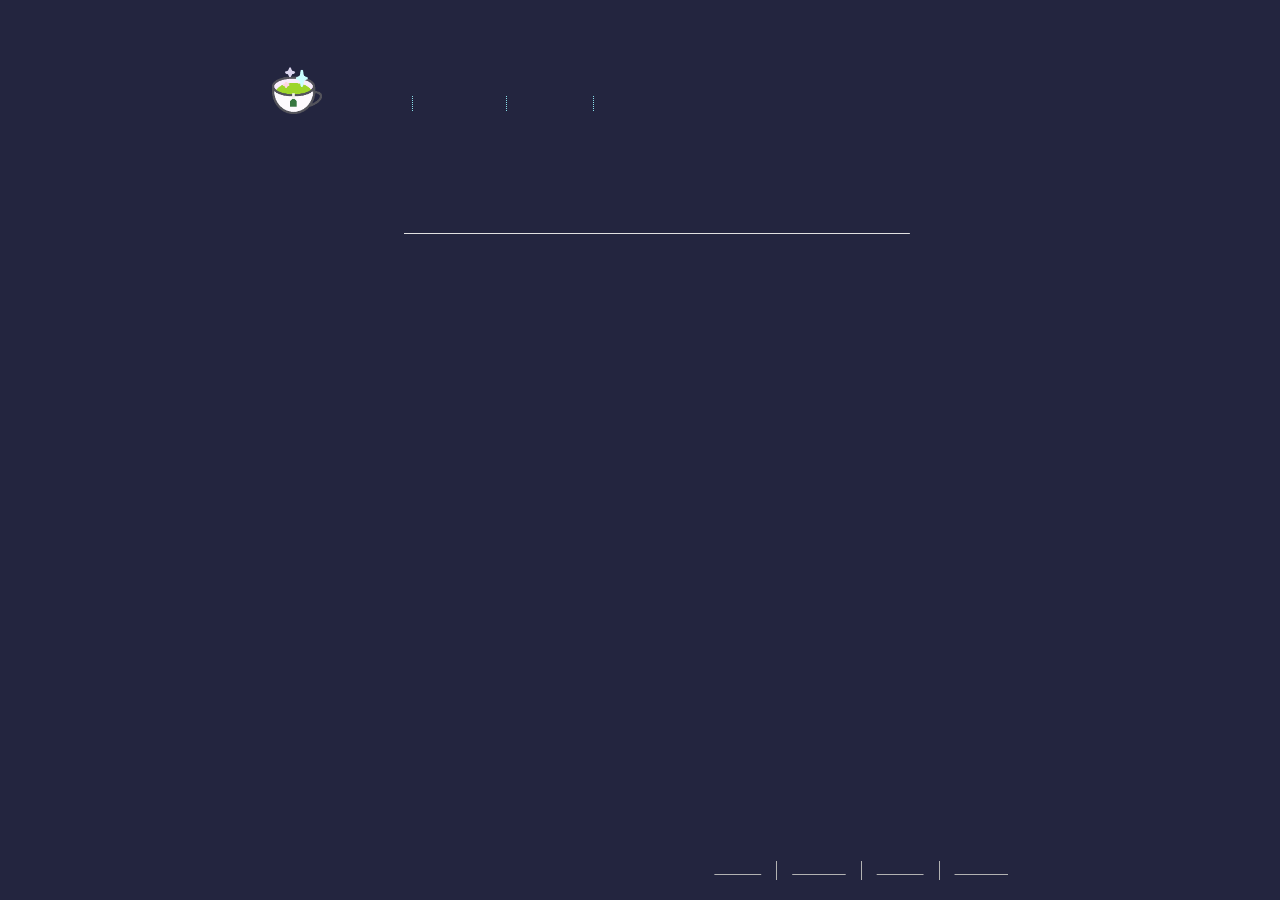
<file: posts/page/1/index.html>
<!doctype html><html><head><title>https://kimadeline.github.io/blog/posts/</title><link rel=canonical href=https://kimadeline.github.io/blog/posts/><meta name=robots content="noindex"><meta charset=utf-8><meta http-equiv=refresh content="0; url=https://kimadeline.github.io/blog/posts/"></head></html>
</file>
